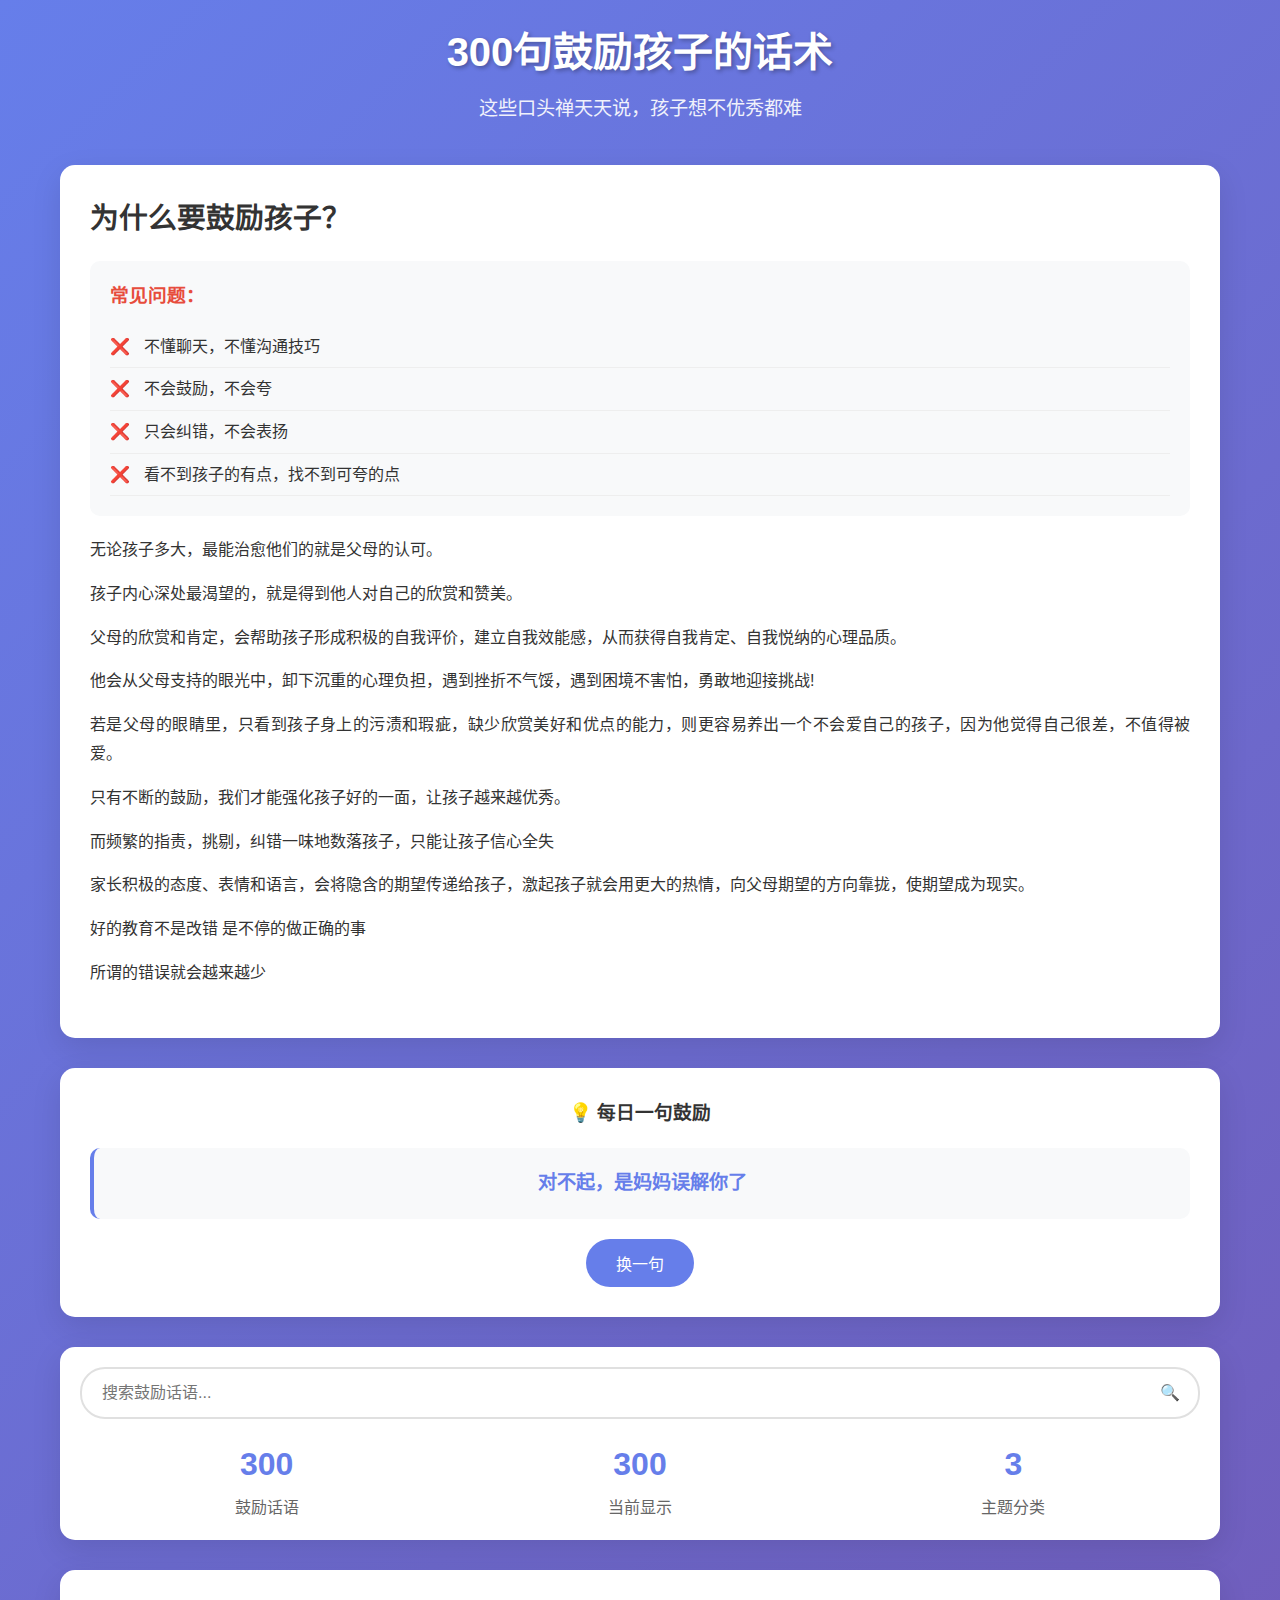
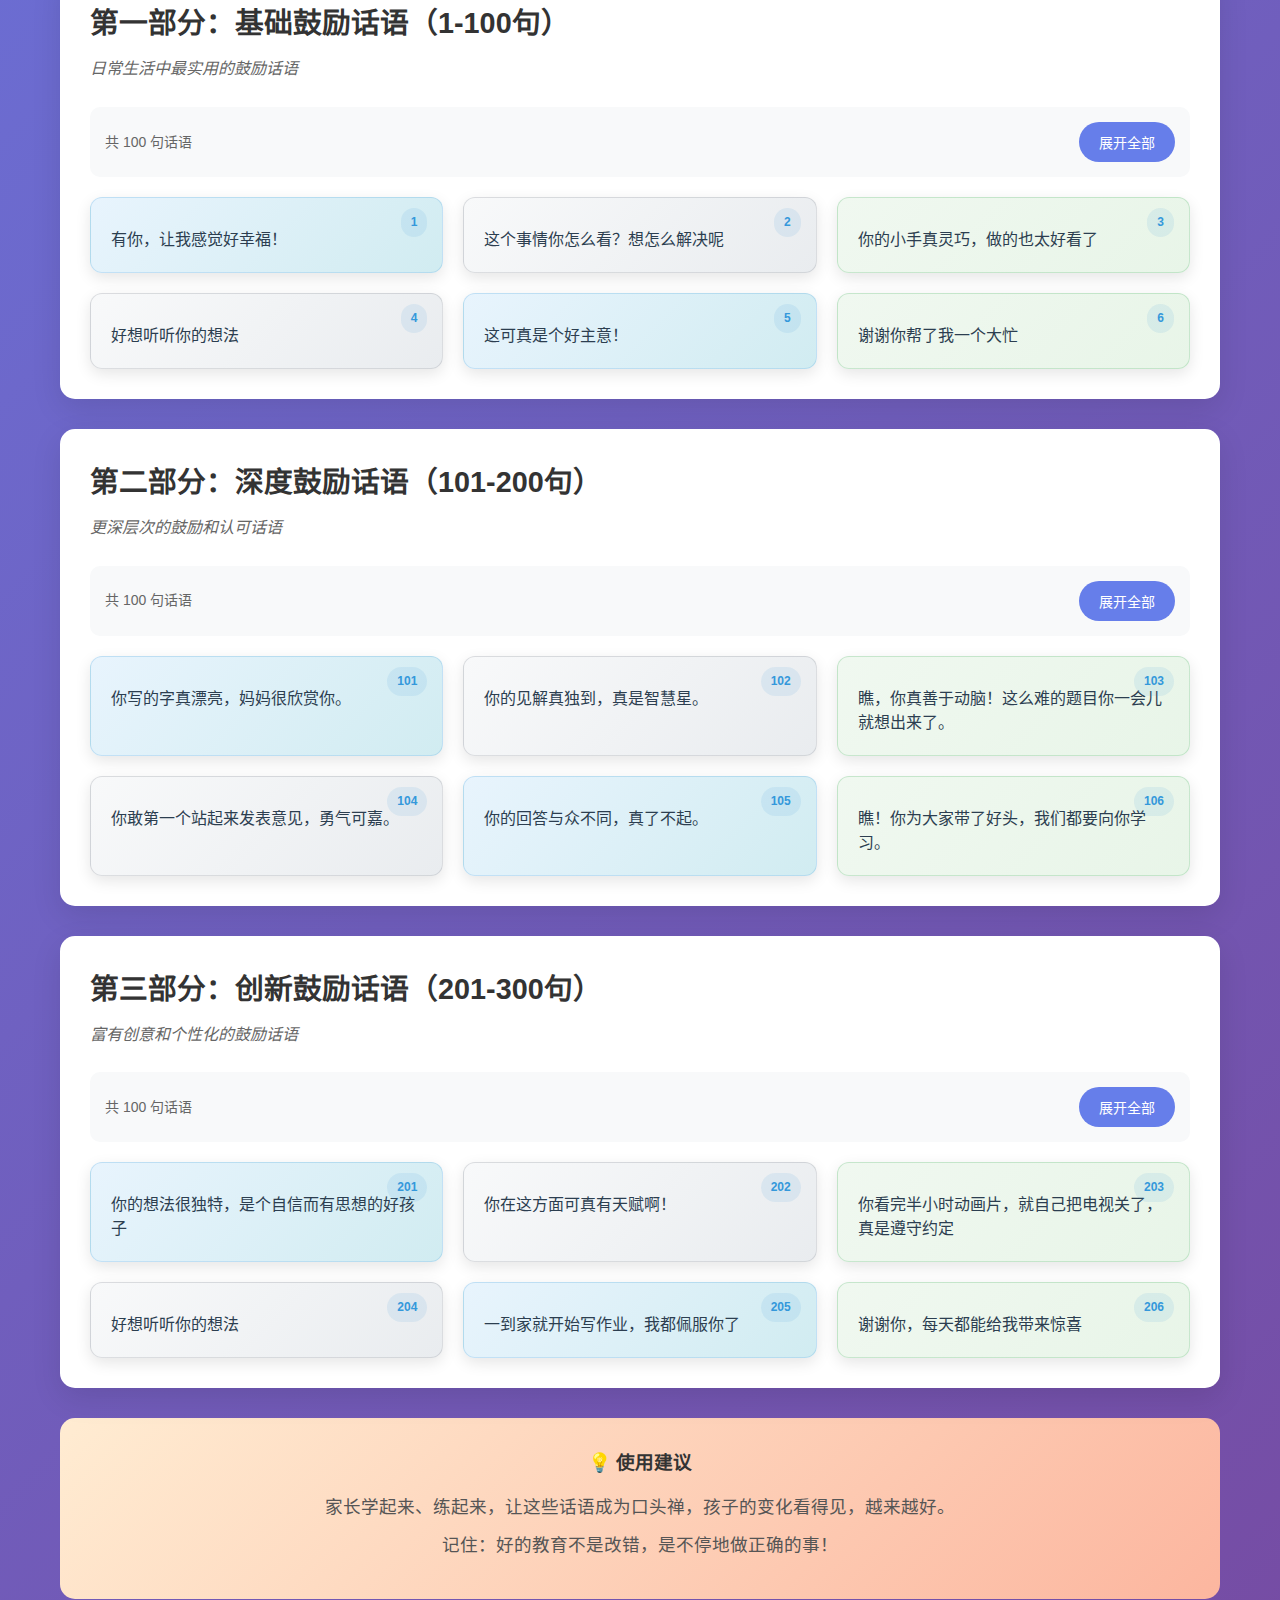
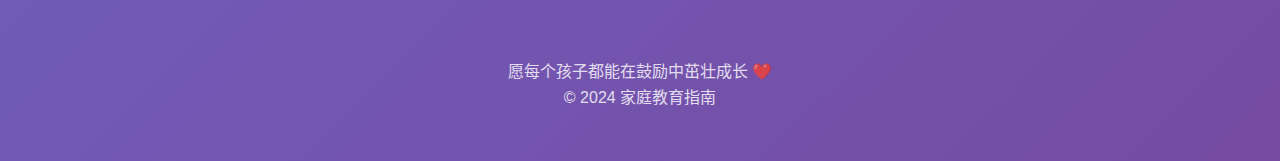
<file: praise-your-children.html>
<!DOCTYPE html>
<html lang="zh-CN">
<head>
    <meta charset="UTF-8">
    <meta name="viewport" content="width=device-width, initial-scale=1.0">
    <title>300句鼓励孩子的话术</title>
    <style>
        * {
            margin: 0;
            padding: 0;
            box-sizing: border-box;
        }

        body {
            font-family: 'PingFang SC', 'Helvetica Neue', Arial, sans-serif;
            line-height: 1.6;
            color: #333;
            background: linear-gradient(135deg, #667eea 0%, #764ba2 100%);
            min-height: 100vh;
        }

        .container {
            max-width: 1200px;
            margin: 0 auto;
            padding: 20px;
        }

        .header {
            text-align: center;
            margin-bottom: 40px;
            color: white;
        }

        .header h1 {
            font-size: 2.5rem;
            margin-bottom: 10px;
            text-shadow: 2px 2px 4px rgba(0,0,0,0.3);
        }

        .header p {
            font-size: 1.2rem;
            opacity: 0.9;
        }

        .search-container {
            background: white;
            border-radius: 15px;
            padding: 20px;
            margin-bottom: 30px;
            box-shadow: 0 10px 30px rgba(0,0,0,0.1);
        }

        .search-box {
            position: relative;
            margin-bottom: 20px;
        }

        .search-input {
            width: 100%;
            padding: 15px 50px 15px 20px;
            border: 2px solid #e0e0e0;
            border-radius: 25px;
            font-size: 16px;
            outline: none;
            transition: all 0.3s ease;
        }

        .search-input:focus {
            border-color: #667eea;
            box-shadow: 0 0 0 3px rgba(102, 126, 234, 0.1);
        }

        .search-icon {
            position: absolute;
            right: 20px;
            top: 50%;
            transform: translateY(-50%);
            color: #999;
        }

        .stats {
            display: flex;
            justify-content: space-around;
            text-align: center;
        }

        .stat-item {
            flex: 1;
        }

        .stat-number {
            font-size: 2rem;
            font-weight: bold;
            color: #667eea;
        }

        .stat-label {
            color: #666;
            margin-top: 5px;
        }

        .introduction {
            background: white;
            border-radius: 15px;
            padding: 30px;
            margin-bottom: 30px;
            box-shadow: 0 10px 30px rgba(0,0,0,0.1);
        }

        .introduction h2 {
            color: #333;
            margin-bottom: 20px;
            font-size: 1.8rem;
        }

        .problems-list {
            background: #f8f9fa;
            border-radius: 10px;
            padding: 20px;
            margin: 20px 0;
        }

        .problems-list h3 {
            color: #e74c3c;
            margin-bottom: 15px;
        }

        .problems-list ul {
            list-style: none;
        }

        .problems-list li {
            padding: 8px 0;
            border-bottom: 1px solid #eee;
        }

        .problems-list li:before {
            content: "❌ ";
            margin-right: 10px;
        }

        .philosophy {
            margin: 20px 0;
        }

        .philosophy p {
            margin-bottom: 15px;
            text-align: justify;
            line-height: 1.8;
        }

        .section {
            background: white;
            border-radius: 15px;
            padding: 30px;
            margin-bottom: 30px;
            box-shadow: 0 10px 30px rgba(0,0,0,0.1);
            opacity: 0;
            transform: translateY(20px);
            transition: all 0.6s ease;
        }

        .section.fade-in {
            opacity: 1;
            transform: translateY(0);
        }

        .section h2 {
            color: #333;
            margin-bottom: 10px;
            font-size: 1.8rem;
        }

        .section-description {
            color: #666;
            margin-bottom: 25px;
            font-style: italic;
        }

        .section-controls {
            display: flex;
            justify-content: space-between;
            align-items: center;
            margin-bottom: 20px;
            padding: 15px;
            background: #f8f9fa;
            border-radius: 10px;
        }

        .expand-btn {
            background: #667eea;
            color: white;
            border: none;
            padding: 10px 20px;
            border-radius: 20px;
            cursor: pointer;
            font-size: 14px;
            transition: all 0.3s ease;
        }

        .expand-btn:hover {
            background: #5a6fd8;
            transform: translateY(-2px);
        }

        .phrase-count {
            color: #666;
            font-size: 14px;
        }

        .phrases-grid {
            display: grid;
            grid-template-columns: repeat(auto-fill, minmax(300px, 1fr));
            gap: 20px;
            margin-top: 20px;
        }

        .phrase-card {
            background: linear-gradient(135deg, #e8f4fd 0%, #d1ecf1 100%);
            color: #2c3e50;
            padding: 20px;
            border-radius: 12px;
            box-shadow: 0 5px 15px rgba(0,0,0,0.1);
            transition: all 0.3s ease;
            cursor: pointer;
            position: relative;
            overflow: hidden;
            border: 1px solid rgba(52, 152, 219, 0.2);
        }

        .phrase-card:hover {
            transform: translateY(-5px);
            box-shadow: 0 10px 25px rgba(0,0,0,0.2);
        }

        .phrase-card:nth-child(even) {
            background: linear-gradient(135deg, #f8f9fa 0%, #e9ecef 100%);
            border: 1px solid rgba(108, 117, 125, 0.2);
        }

        .phrase-card:nth-child(3n) {
            background: linear-gradient(135deg, #f0f8f0 0%, #e8f5e8 100%);
            border: 1px solid rgba(40, 167, 69, 0.2);
        }

        .phrase-number {
            position: absolute;
            top: 10px;
            right: 15px;
            background: rgba(52, 152, 219, 0.1);
            color: #3498db;
            padding: 5px 10px;
            border-radius: 15px;
            font-size: 12px;
            font-weight: bold;
        }

        .phrase-text {
            font-size: 16px;
            line-height: 1.5;
            margin-top: 10px;
        }

        .random-phrase {
            background: white;
            border-radius: 15px;
            padding: 30px;
            margin-bottom: 30px;
            box-shadow: 0 10px 30px rgba(0,0,0,0.1);
            text-align: center;
        }

        .random-phrase h3 {
            color: #333;
            margin-bottom: 20px;
        }

        .random-text {
            font-size: 1.2rem;
            color: #667eea;
            font-weight: bold;
            margin: 20px 0;
            padding: 20px;
            background: #f8f9fa;
            border-radius: 10px;
            border-left: 4px solid #667eea;
        }

        .random-btn {
            background: #667eea;
            color: white;
            border: none;
            padding: 12px 30px;
            border-radius: 25px;
            cursor: pointer;
            font-size: 16px;
            transition: all 0.3s ease;
        }

        .random-btn:hover {
            background: #5a6fd8;
            transform: translateY(-2px);
        }

        .highlight-box {
            background: linear-gradient(135deg, #ffecd2 0%, #fcb69f 100%);
            border-radius: 15px;
            padding: 30px;
            margin-bottom: 30px;
            text-align: center;
        }

        .highlight-box h3 {
            color: #333;
            margin-bottom: 15px;
        }

        .highlight-box p {
            color: #555;
            margin-bottom: 10px;
            font-size: 1.1rem;
        }

        .footer {
            text-align: center;
            padding: 30px;
            color: white;
            opacity: 0.8;
        }

        .hidden {
            display: none;
        }

        .collapsed {
            max-height: 200px;
            overflow: hidden;
            position: relative;
        }

        .collapsed::after {
            content: '';
            position: absolute;
            bottom: 0;
            left: 0;
            right: 0;
            height: 50px;
            background: linear-gradient(transparent, white);
        }

        @media (max-width: 768px) {
            .container {
                padding: 10px;
            }
            
            .header h1 {
                font-size: 2rem;
            }
            
            .phrases-grid {
                grid-template-columns: 1fr;
            }
            
            .stats {
                flex-direction: column;
                gap: 20px;
            }
        }

        .loading {
            text-align: center;
            padding: 40px;
            color: #666;
        }

        .no-results {
            text-align: center;
            padding: 40px;
            color: #999;
            font-style: italic;
        }
    </style>
</head>
<body>
    <div class="container">
        <header class="header fade-in">
            <h1 id="main-title">300句鼓励孩子的话术</h1>
            <p id="main-subtitle">这些口头禅天天说，孩子想不优秀都难</p>
        </header>

        <div class="introduction fade-in" id="introduction">
            <h2>为什么要鼓励孩子？</h2>
            <div class="problems-list">
                <h3>常见问题：</h3>
                <ul id="problems-list"></ul>
            </div>
            <div class="philosophy" id="philosophy"></div>
        </div>

        <div class="random-phrase fade-in">
            <h3>💡 每日一句鼓励</h3>
            <div class="random-text" id="random-text">点击按钮获取随机鼓励话语</div>
            <button class="random-btn" onclick="showRandomPhrase()">换一句</button>
        </div>

        <div class="search-container fade-in">
            <div class="search-box">
                <input type="text" id="searchInput" class="search-input" placeholder="搜索鼓励话语...">
                <span class="search-icon">🔍</span>
            </div>
            <div class="stats">
                <div class="stat-item">
                    <div class="stat-number" id="total-phrases">300</div>
                    <div class="stat-label">鼓励话语</div>
                </div>
                <div class="stat-item">
                    <div class="stat-number" id="visible-phrases">300</div>
                    <div class="stat-label">当前显示</div>
                </div>
                <div class="stat-item">
                    <div class="stat-number">3</div>
                    <div class="stat-label">主题分类</div>
                </div>
            </div>
        </div>

        <div id="sections-container"></div>

        <div class="highlight-box fade-in">
            <h3>💡 使用建议</h3>
            <div id="tips-container"></div>
        </div>

        <footer class="footer fade-in">
            <p>愿每个孩子都能在鼓励中茁壮成长 ❤️</p>
            <p>© 2024 家庭教育指南</p>
        </footer>
    </div>

    <script src="praise-your-children.js"></script>
    <script>
        let currentData = praiseData;
        let allPhrases = [];
        let expandedSections = new Set();

        // 初始化页面
        function initializePage() {
            // 设置标题和副标题
            document.getElementById('main-title').textContent = currentData.title;
            document.getElementById('main-subtitle').textContent = currentData.subtitle;

            // 渲染介绍部分
            renderIntroduction();

            // 收集所有话语
            collectAllPhrases();

            // 渲染所有部分
            renderSections();

            // 添加滚动动画
            addScrollAnimations();

            // 显示随机话语
            showRandomPhrase();
        }

        // 渲染介绍部分
        function renderIntroduction() {
            const problemsList = document.getElementById('problems-list');
            const philosophy = document.getElementById('philosophy');

            // 渲染问题列表
            currentData.introduction.problems.forEach(problem => {
                const li = document.createElement('li');
                li.textContent = problem;
                problemsList.appendChild(li);
            });

            // 渲染教育理念
            currentData.introduction.philosophy.forEach(text => {
                const p = document.createElement('p');
                p.textContent = text;
                philosophy.appendChild(p);
            });
        }

        // 收集所有话语
        function collectAllPhrases() {
            allPhrases = [];
            currentData.sections.forEach(section => {
                section.phrases.forEach((phrase, index) => {
                    allPhrases.push({
                        text: phrase,
                        section: section.title,
                        sectionId: section.id,
                        number: allPhrases.length + 1
                    });
                });
            });
        }

        // 渲染所有部分
        function renderSections() {
            const container = document.getElementById('sections-container');
            container.innerHTML = '';

            currentData.sections.forEach((section, sectionIndex) => {
                const sectionElement = createSectionElement(section, sectionIndex);
                container.appendChild(sectionElement);
            });
        }

        // 创建部分元素
        function createSectionElement(section, sectionIndex) {
            const sectionDiv = document.createElement('div');
            sectionDiv.className = 'section fade-in';
            sectionDiv.id = section.id;

            const isExpanded = expandedSections.has(section.id);
            const displayPhrases = isExpanded ? section.phrases : section.phrases.slice(0, 6);

            sectionDiv.innerHTML = `
                <h2>${section.title}</h2>
                <p class="section-description">${section.description}</p>
                <div class="section-controls">
                    <span class="phrase-count">共 ${section.phrases.length} 句话语</span>
                    <button class="expand-btn" onclick="toggleSection('${section.id}')">
                        ${isExpanded ? '收起' : '展开全部'}
                    </button>
                </div>
                <div class="phrases-grid" id="${section.id}-grid">
                    ${renderPhrases(displayPhrases, sectionIndex * 100)}
                </div>
            `;

            return sectionDiv;
        }

        // 渲染话语卡片
        function renderPhrases(phrases, startNumber = 0) {
            return phrases.map((phrase, index) => `
                <div class="phrase-card" onclick="copyToClipboard('${phrase.replace(/'/g, "\\'")}')">
                    <div class="phrase-number">${startNumber + index + 1}</div>
                    <div class="phrase-text">${phrase}</div>
                </div>
            `).join('');
        }

        // 切换部分展开/收起
        function toggleSection(sectionId) {
            const section = currentData.sections.find(s => s.id === sectionId);
            if (!section) return;

            if (expandedSections.has(sectionId)) {
                expandedSections.delete(sectionId);
            } else {
                expandedSections.add(sectionId);
            }

            // 重新渲染该部分
            const sectionElement = document.getElementById(sectionId);
            const newElement = createSectionElement(section, currentData.sections.indexOf(section));
            sectionElement.parentNode.replaceChild(newElement, sectionElement);

            // 重新添加动画
            setTimeout(() => {
                newElement.classList.add('fade-in');
            }, 10);
        }

        // 搜索功能
        function setupSearch() {
            const searchInput = document.getElementById('searchInput');
            searchInput.addEventListener('input', function(e) {
                const searchTerm = e.target.value.toLowerCase().trim();
                
                if (searchTerm === '') {
                    renderSections();
                    updateVisibleCount(allPhrases.length);
                    return;
                }

                const filteredPhrases = allPhrases.filter(phrase => 
                    phrase.text.toLowerCase().includes(searchTerm)
                );

                renderSearchResults(filteredPhrases, searchTerm);
                updateVisibleCount(filteredPhrases.length);
            });
        }

        // 渲染搜索结果
        function renderSearchResults(filteredPhrases, searchTerm) {
            const container = document.getElementById('sections-container');
            
            if (filteredPhrases.length === 0) {
                container.innerHTML = `
                    <div class="section fade-in">
                        <div class="no-results">
                            <h3>未找到相关内容</h3>
                            <p>尝试使用其他关键词搜索</p>
                        </div>
                    </div>
                `;
                return;
            }

            container.innerHTML = `
                <div class="section fade-in">
                    <h2>搜索结果</h2>
                    <p class="section-description">找到 ${filteredPhrases.length} 条相关话语</p>
                    <div class="phrases-grid">
                        ${filteredPhrases.map(phrase => `
                            <div class="phrase-card" onclick="copyToClipboard('${phrase.text.replace(/'/g, "\\'")}')">
                                <div class="phrase-number">${phrase.number}</div>
                                <div class="phrase-text">${highlightSearchTerm(phrase.text, searchTerm)}</div>
                            </div>
                        `).join('')}
                    </div>
                </div>
            `;
        }

        // 高亮搜索词
        function highlightSearchTerm(text, searchTerm) {
            if (!searchTerm) return text;
            const regex = new RegExp(`(${searchTerm})`, 'gi');
            return text.replace(regex, '<mark style="background: rgba(255,255,255,0.3); padding: 2px 4px; border-radius: 3px;">$1</mark>');
        }

        // 更新可见数量
        function updateVisibleCount(count) {
            document.getElementById('visible-phrases').textContent = count;
        }

        // 显示随机话语
        function showRandomPhrase() {
            if (allPhrases.length === 0) return;
            
            const randomPhrase = allPhrases[Math.floor(Math.random() * allPhrases.length)];
            document.getElementById('random-text').textContent = randomPhrase.text;
        }

        // 复制到剪贴板
        function copyToClipboard(text) {
            navigator.clipboard.writeText(text).then(() => {
                // 显示复制成功提示
                showToast('已复制到剪贴板！');
            }).catch(() => {
                // 降级方案
                const textArea = document.createElement('textarea');
                textArea.value = text;
                document.body.appendChild(textArea);
                textArea.select();
                document.execCommand('copy');
                document.body.removeChild(textArea);
                showToast('已复制到剪贴板！');
            });
        }

        // 显示提示消息
        function showToast(message) {
            const toast = document.createElement('div');
            toast.style.cssText = `
                position: fixed;
                top: 20px;
                right: 20px;
                background: #4CAF50;
                color: white;
                padding: 12px 24px;
                border-radius: 6px;
                z-index: 1000;
                font-size: 14px;
                box-shadow: 0 4px 12px rgba(0,0,0,0.15);
                animation: slideIn 0.3s ease;
            `;
            toast.textContent = message;
            document.body.appendChild(toast);

            setTimeout(() => {
                toast.style.animation = 'slideOut 0.3s ease';
                setTimeout(() => {
                    document.body.removeChild(toast);
                }, 300);
            }, 2000);
        }

        // 添加滚动动画
        function addScrollAnimations() {
            const observerOptions = {
                threshold: 0.1,
                rootMargin: '0px 0px -50px 0px'
            };

            const observer = new IntersectionObserver((entries) => {
                entries.forEach(entry => {
                    if (entry.isIntersecting) {
                        entry.target.classList.add('fade-in');
                    }
                });
            }, observerOptions);

            document.querySelectorAll('.section, .introduction, .random-phrase, .highlight-box').forEach(el => {
                observer.observe(el);
            });
        }

        // 渲染使用建议
        function renderTips() {
            const tipsContainer = document.getElementById('tips-container');
            currentData.tips.forEach(tip => {
                const p = document.createElement('p');
                p.textContent = tip;
                tipsContainer.appendChild(p);
            });
        }

        // 添加CSS动画
        const style = document.createElement('style');
        style.textContent = `
            @keyframes slideIn {
                from { transform: translateX(100%); opacity: 0; }
                to { transform: translateX(0); opacity: 1; }
            }
            @keyframes slideOut {
                from { transform: translateX(0); opacity: 1; }
                to { transform: translateX(100%); opacity: 0; }
            }
        `;
        document.head.appendChild(style);

        // 页面加载完成后初始化
        document.addEventListener('DOMContentLoaded', function() {
            initializePage();
            setupSearch();
            renderTips();
        });
    </script>
</body>
</html>
</file>
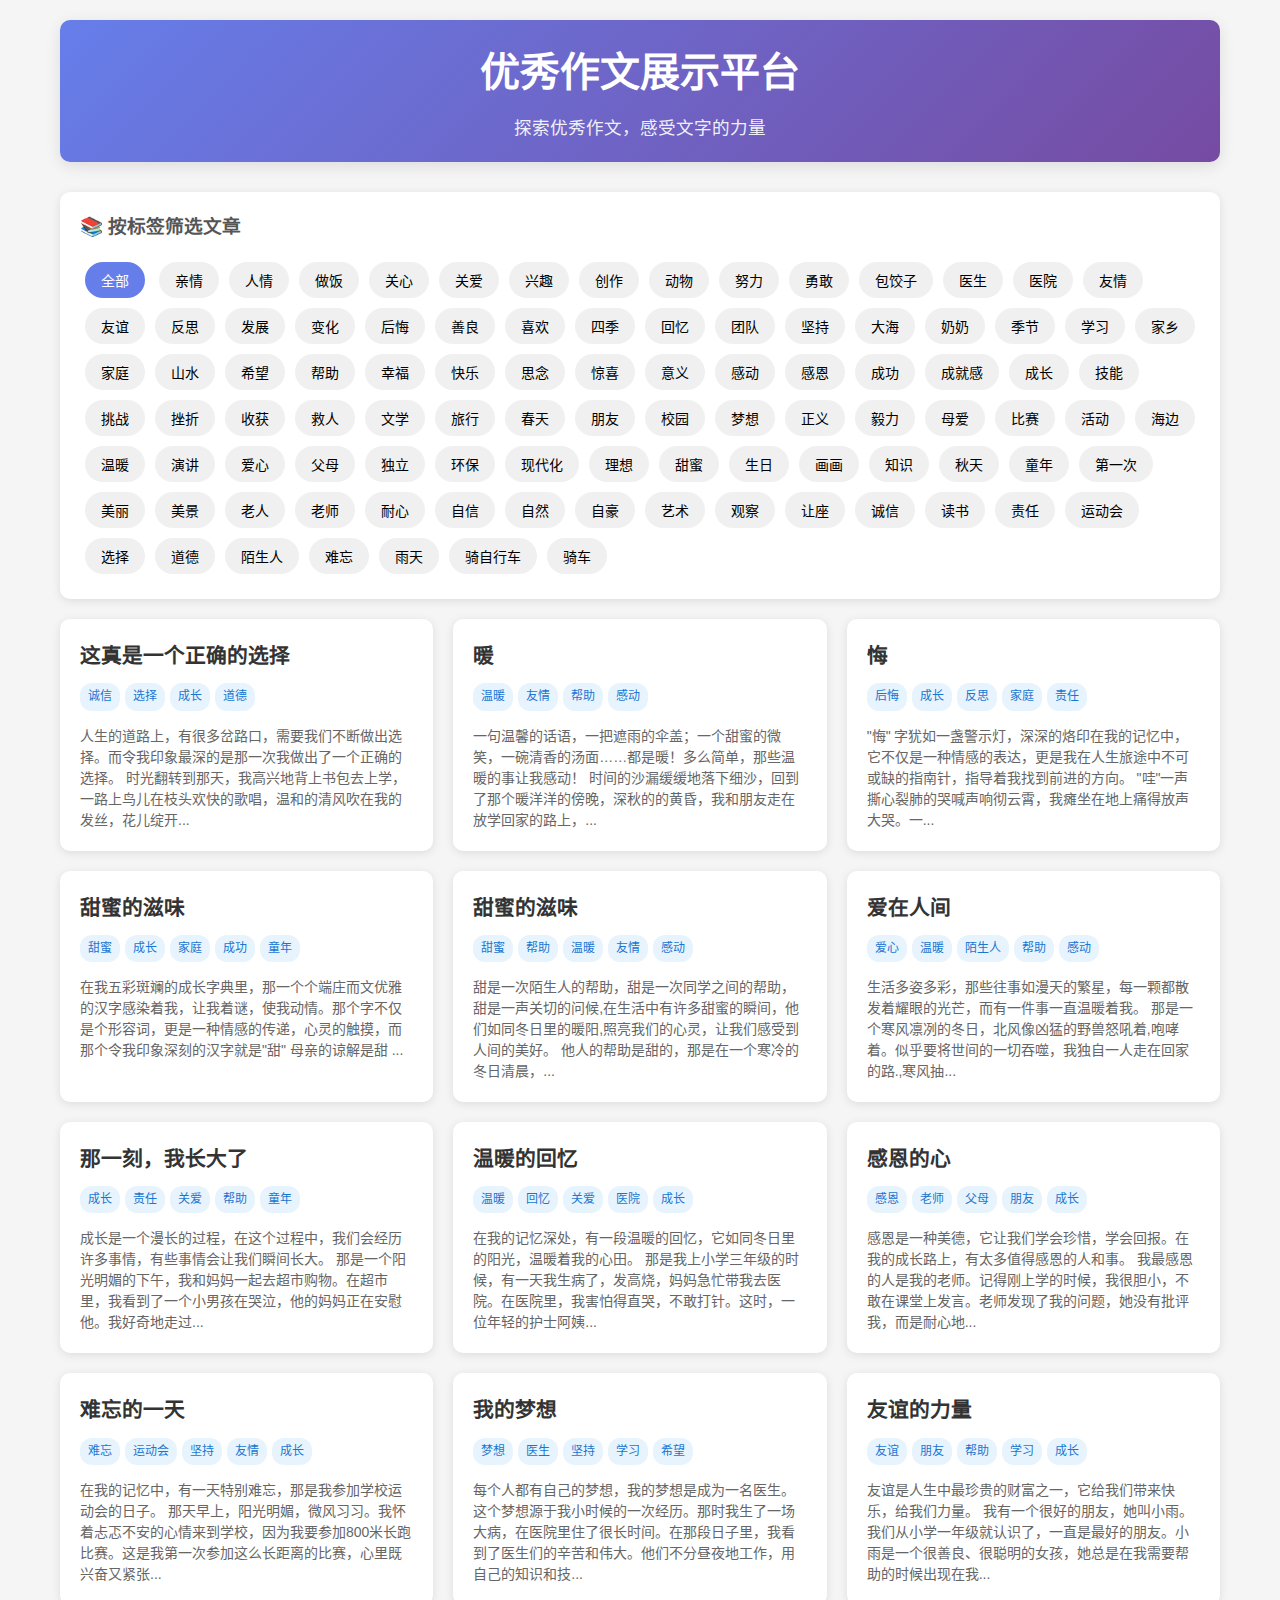
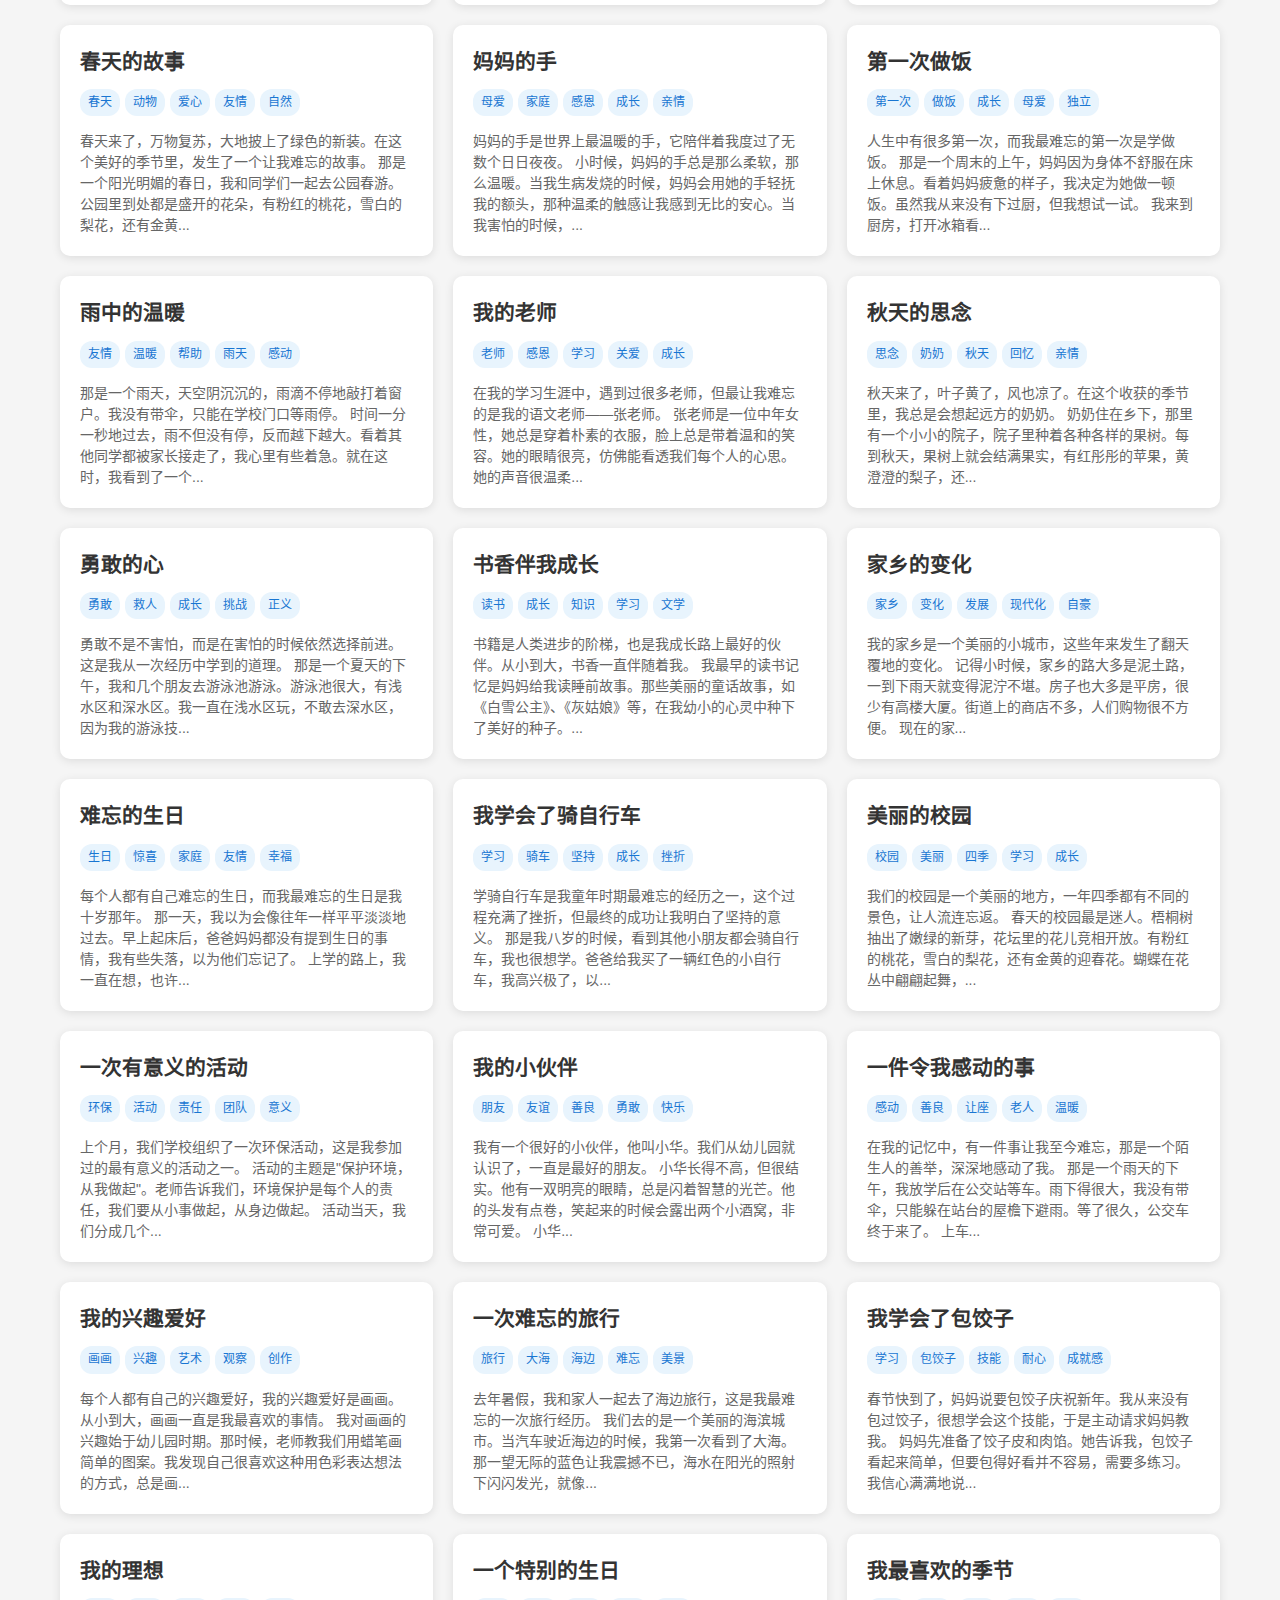
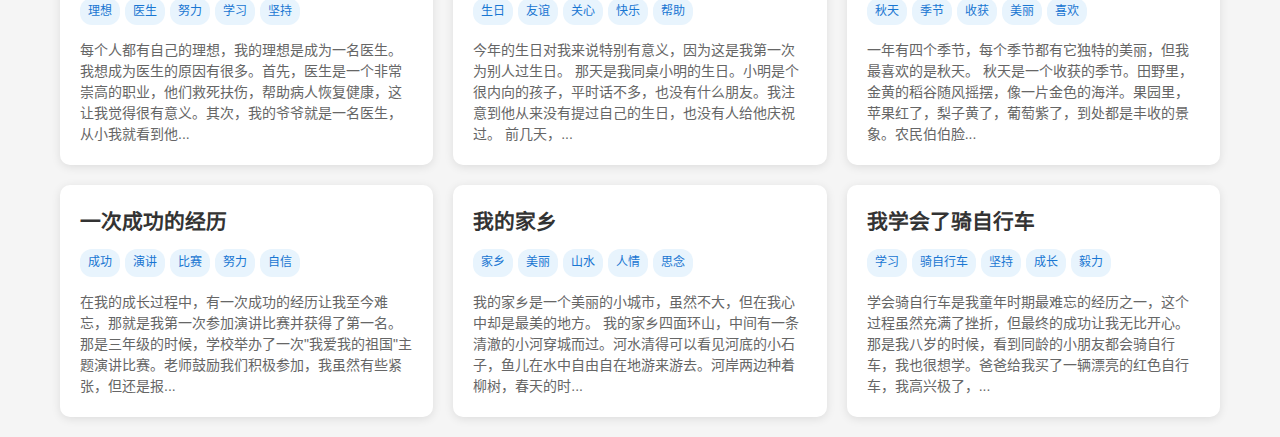
<file: chinese/good_writing_example.html>
<!DOCTYPE html>
<html lang="zh-CN">
<head>
    <meta charset="UTF-8">
    <meta name="viewport" content="width=device-width, initial-scale=1.0">
    <title>优秀作文展示平台</title>
    <link rel="stylesheet" href="good_writing_example.css">
</head>
<body>
    <div class="container">
        <!-- 页面头部 -->
        <div class="header">
            <h1>优秀作文展示平台</h1>
            <p>探索优秀作文，感受文字的力量</p>
        </div>

        <!-- 标签筛选区域 -->
        <div class="tag-filter">
            <h3>📚 按标签筛选文章</h3>
            <div id="tag-filter"></div>
        </div>

        <!-- 主要内容区域 -->
        <div class="content">
            <!-- 文章列表视图 -->
            <div id="article-list-view" class="article-list-view">
                <div id="article-list" class="article-list"></div>
            </div>

            <!-- 文章详情视图 -->
            <div id="article-detail" class="article-detail">
                <button class="back-btn" onclick="backToList()">← 返回列表</button>
                <h2 id="detail-title" class="detail-title"></h2>
                <div id="detail-tags" class="detail-tags"></div>
                <div id="detail-content" class="detail-content"></div>
            </div>
        </div>
    </div>

    <!-- 引入JavaScript文件 -->
    <script src="good_writing_example.js"></script>
</body>
</html>
</file>
<file: chinese/good_writing_example.css>
* {
    margin: 0;
    padding: 0;
    box-sizing: border-box;
}

body {
    font-family: 'Microsoft YaHei', Arial, sans-serif;
    line-height: 1.6;
    color: #333;
    background-color: #f5f5f5;
}

.container {
    max-width: 1200px;
    margin: 0 auto;
    padding: 20px;
}

.header {
    text-align: center;
    margin-bottom: 30px;
    padding: 20px;
    background: linear-gradient(135deg, #667eea 0%, #764ba2 100%);
    color: white;
    border-radius: 10px;
    box-shadow: 0 4px 15px rgba(0,0,0,0.1);
}

.header h1 {
    font-size: 2.5em;
    margin-bottom: 10px;
}

.header p {
    font-size: 1.1em;
    opacity: 0.9;
}

.tag-filter {
    margin-bottom: 20px;
    padding: 20px;
    background: white;
    border-radius: 10px;
    box-shadow: 0 2px 10px rgba(0,0,0,0.1);
}

.tag-filter h3 {
    margin-bottom: 15px;
    color: #555;
}

.tag-btn {
    display: inline-block;
    margin: 5px;
    padding: 8px 16px;
    background: #f0f0f0;
    border: none;
    border-radius: 20px;
    cursor: pointer;
    transition: all 0.3s ease;
    font-size: 14px;
}

.tag-btn:hover {
    background: #e0e0e0;
    transform: translateY(-2px);
}

.tag-btn.active {
    background: #667eea;
    color: white;
}

.content {
    display: flex;
    gap: 20px;
}

.article-list-view {
    flex: 1;
}

.article-list {
    display: grid;
    grid-template-columns: repeat(auto-fill, minmax(350px, 1fr));
    gap: 20px;
}

.article-item {
    background: white;
    padding: 20px;
    border-radius: 10px;
    box-shadow: 0 2px 10px rgba(0,0,0,0.1);
    cursor: pointer;
    transition: all 0.3s ease;
}

.article-item:hover {
    transform: translateY(-5px);
    box-shadow: 0 5px 20px rgba(0,0,0,0.15);
}

.article-item h3 {
    color: #333;
    margin-bottom: 10px;
    font-size: 1.3em;
}

.tags {
    margin-bottom: 10px;
}

.tag {
    display: inline-block;
    background: #e8f4fd;
    color: #1976d2;
    padding: 4px 8px;
    border-radius: 12px;
    font-size: 12px;
    margin-right: 5px;
    margin-bottom: 5px;
}

.preview {
    color: #666;
    font-size: 14px;
    line-height: 1.5;
}

.article-detail {
    display: none;
    background: white;
    padding: 30px;
    border-radius: 10px;
    box-shadow: 0 2px 10px rgba(0,0,0,0.1);
}

.back-btn {
    background: #667eea;
    color: white;
    border: none;
    padding: 10px 20px;
    border-radius: 5px;
    cursor: pointer;
    margin-bottom: 20px;
    transition: background 0.3s ease;
}

.back-btn:hover {
    background: #5a6fd8;
}

.detail-title {
    font-size: 2em;
    color: #333;
    margin-bottom: 15px;
    border-bottom: 3px solid #667eea;
    padding-bottom: 10px;
}

.detail-tags {
    margin-bottom: 20px;
}

.detail-content {
    font-size: 16px;
    line-height: 1.8;
    color: #444;
    white-space: pre-wrap;
}

@media (max-width: 768px) {
    .container {
        padding: 10px;
    }
    
    .header h1 {
        font-size: 2em;
    }
    
    .article-list {
        grid-template-columns: 1fr;
    }
    
    .content {
        flex-direction: column;
    }
}
</file>
